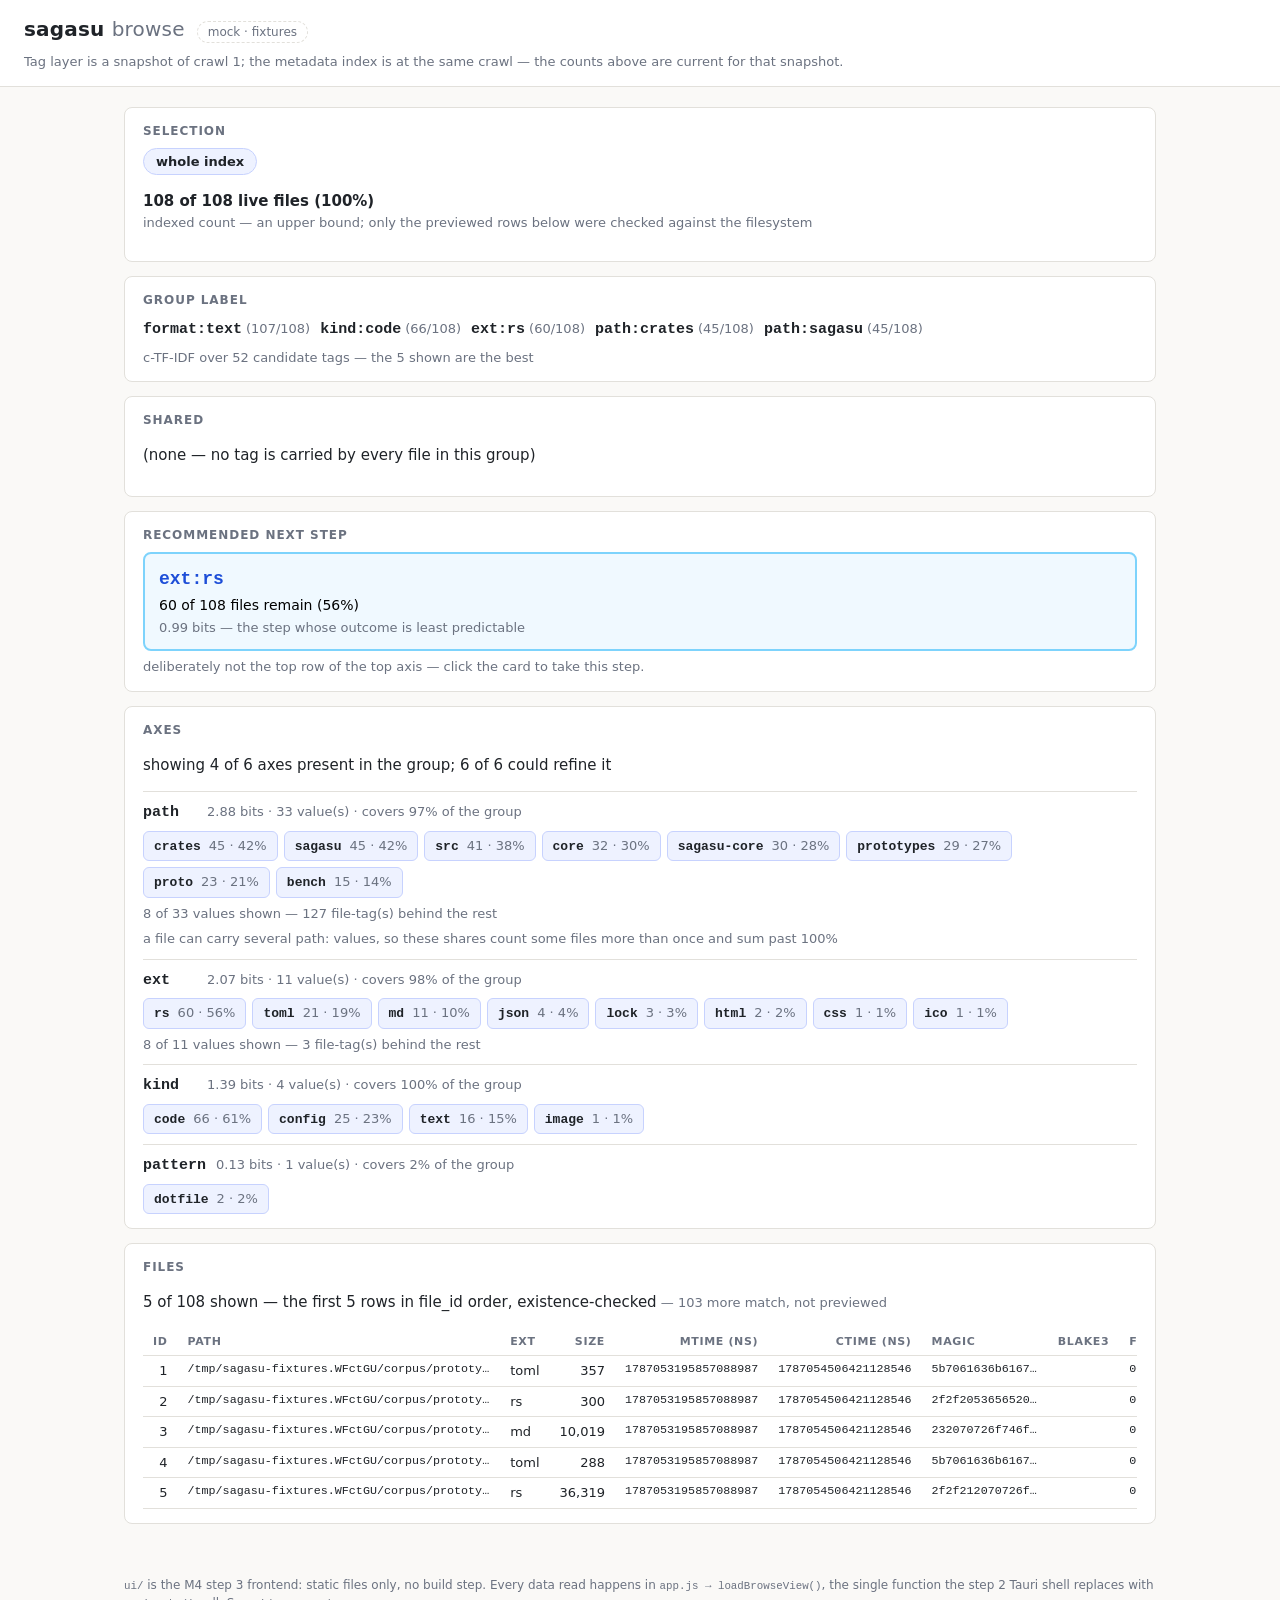
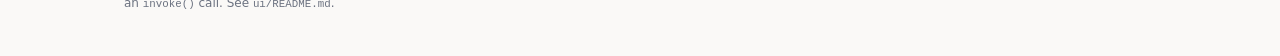
<file: ui/index.html>
<!doctype html>
<html lang="en">
<head>
<meta charset="utf-8">
<meta name="viewport" content="width=device-width, initial-scale=1">
<title>sagasu — browse</title>
<link rel="stylesheet" href="style.css">
</head>
<body>

<header class="page-head">
  <div class="title-row">
    <h1>sagasu <span class="muted">browse</span></h1>
    <span class="mock-tag" title="step 3 of M4: this page is fed by committed fixtures, not by a backend">mock · fixtures</span>
  </div>
  <p id="snapshot" class="snapshot"></p>
</header>

<main>
  <!-- The current selection and what it matches. -->
  <section class="panel" id="selection-panel">
    <h2>selection</h2>
    <nav id="crumbs" aria-label="selection"></nav>
    <p id="counts"></p>
  </section>

  <!-- The machine-generated name of the group. -->
  <section class="panel" id="label-panel">
    <h2>group label</h2>
    <p id="label" class="group-label"></p>
  </section>

  <!-- Tags every file in the group carries. Not steps. -->
  <section class="panel" id="universal-panel">
    <h2>shared</h2>
    <p id="universal"></p>
  </section>

  <!-- The single value worth taking next — deliberately not the top row of
       the top axis (docs/browse.md §2-1), so it is rendered as its own
       element, not as another axis row. -->
  <section class="panel panel-recommended" id="recommended-panel">
    <h2>recommended next step</h2>
    <div id="recommended"></div>
  </section>

  <!-- The ranked axes and their values. -->
  <section class="panel" id="axes-panel">
    <h2>axes</h2>
    <p id="axes-summary"></p>
    <div id="axes"></div>
  </section>

  <!-- A few files of the group, existence-checked. -->
  <section class="panel" id="preview-panel">
    <h2>files</h2>
    <p id="preview-summary"></p>
    <div class="table-scroll">
      <table id="preview-table">
        <thead>
          <tr>
            <th class="num">id</th>
            <th>path</th>
            <th>ext</th>
            <th class="num">size</th>
            <th class="num">mtime (ns)</th>
            <th class="num">ctime (ns)</th>
            <th class="hex">magic</th>
            <th class="hex">blake3</th>
            <th class="hex">fs_id</th>
          </tr>
        </thead>
        <tbody id="preview-rows"></tbody>
      </table>
    </div>
  </section>

  <!-- Previewed rows whose paths no longer exist. A UI cannot read stderr,
       so this is where the staleness is shown instead (sagasu-ui dto docs). -->
  <section class="panel panel-dropped" id="dropped-panel" hidden>
    <h2>dropped</h2>
    <div id="dropped"></div>
  </section>

  <!-- Holes in the mock, said out loud: a selection with no fixture, or a
       fixture that could not be loaded. Never an empty result set. -->
  <section class="panel panel-notice" id="notice-panel" hidden>
    <div id="notice"></div>
  </section>
</main>

<footer class="page-foot">
  <p>
    <span class="mono">ui/</span> is the M4 step 3 frontend: static files only, no build step.
    Every data read happens in <span class="mono">app.js → loadBrowseView()</span>, the single
    function the step 2 Tauri shell replaces with an <span class="mono">invoke()</span> call.
    See <span class="mono">ui/README.md</span>.
  </p>
</footer>

<script src="app.js"></script>
</body>
</html>
</file>
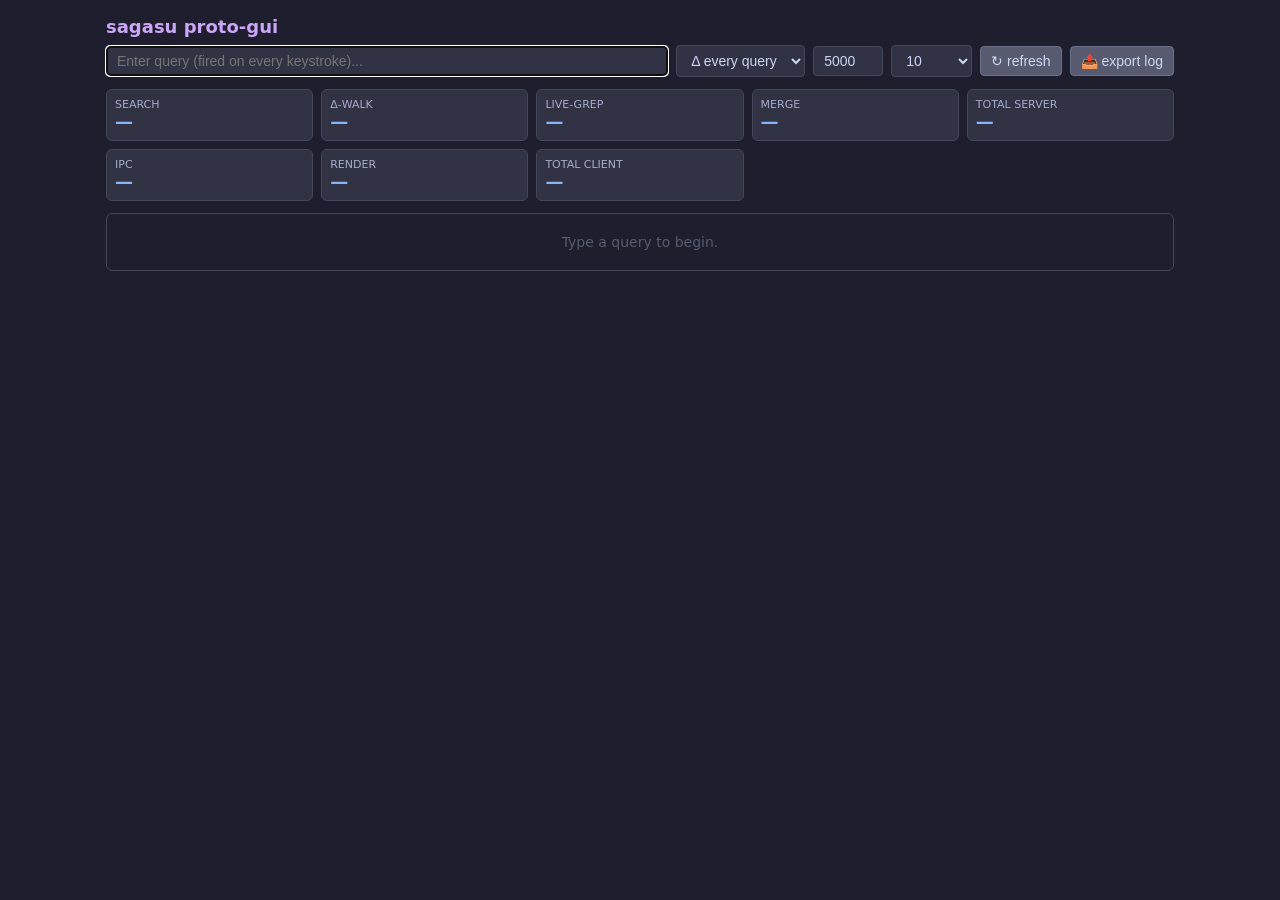
<file: prototypes/proto-gui/ui/index.html>
<!DOCTYPE html>
<html lang="en">
<head>
<meta charset="UTF-8">
<meta name="viewport" content="width=device-width, initial-scale=1.0">
<title>sagasu proto-gui — M2 measurement instrument</title>
<style>
  * { box-sizing: border-box; margin: 0; padding: 0; }
  body { font-family: system-ui, sans-serif; font-size: 14px; background: #1e1e2e; color: #cdd6f4; }
  #app { max-width: 1100px; margin: 0 auto; padding: 16px; }
  h1 { font-size: 18px; margin-bottom: 8px; color: #cba6f7; }
  .controls { display: flex; gap: 8px; align-items: center; flex-wrap: wrap; margin-bottom: 12px; }
  .controls input[type="text"] { flex: 1; min-width: 200px; }
  .controls input, .controls select, .controls button {
    padding: 6px 10px; border: 1px solid #45475a; border-radius: 4px;
    background: #313244; color: #cdd6f4; font-size: 14px;
  }
  .controls button { cursor: pointer; background: #585b70; border-color: #6c7086; }
  .controls button:hover { background: #6c7086; }
  #timing-panel { display: grid; grid-template-columns: repeat(auto-fit, minmax(180px, 1fr));
    gap: 8px; margin-bottom: 12px; font-size: 13px; }
  .timing-card { background: #313244; border: 1px solid #45475a; border-radius: 6px; padding: 8px; }
  .timing-card .label { color: #a6adc8; font-size: 11px; text-transform: uppercase; }
  .timing-card .value { font-size: 18px; font-weight: bold; color: #89b4fa; }
  .timing-card .pct { font-size: 11px; color: #a6adc8; margin-top: 2px; }
  #results { border: 1px solid #45475a; border-radius: 6px; max-height: 60vh; overflow-y: auto; }
  .hit { padding: 6px 10px; border-bottom: 1px solid #313244; display: flex; gap: 8px; }
  .hit .src { width: 50px; font-size: 11px; color: #a6adc8; text-transform: uppercase; }
  .hit .path { flex: 1; word-break: break-all; }
  .hit .score { width: 60px; text-align: right; color: #f9e2af; font-variant-numeric: tabular-nums; }
  .empty { padding: 20px; text-align: center; color: #585b70; }
</style>
</head>
<body>
<div id="app">
  <h1>sagasu proto-gui</h1>
  <div class="controls">
    <input type="text" id="query" placeholder="Enter query (fired on every keystroke)..." autofocus>
    <select id="mode">
      <option value="DeltaEveryQuery">Δ every query</option>
      <option value="DeltaCached">Δ cached</option>
      <option value="IndexOnly">index only</option>
    </select>
    <input type="number" id="ttl" value="5000" style="width:70px" title="Cache TTL (ms)">
    <select id="limit">
      <option value="10" selected>10</option>
      <option value="100">100</option>
      <option value="1000">1000</option>
      <option value="10000">10000</option>
    </select>
    <button id="refresh">↻ refresh</button>
    <button id="export">📤 export log</button>
  </div>
  <div id="timing-panel">
    <div class="timing-card"><div class="label">search</div><div class="value" id="t-search">—</div></div>
    <div class="timing-card"><div class="label">δ-walk</div><div class="value" id="t-delta">—</div></div>
    <div class="timing-card"><div class="label">live-grep</div><div class="value" id="t-grep">—</div></div>
    <div class="timing-card"><div class="label">merge</div><div class="value" id="t-merge">—</div></div>
    <div class="timing-card"><div class="label">total server</div><div class="value" id="t-total">—</div></div>
    <div class="timing-card"><div class="label">IPC</div><div class="value" id="t-ipc">—</div></div>
    <div class="timing-card"><div class="label">render</div><div class="value" id="t-render">—</div></div>
    <div class="timing-card"><div class="label">total client</div><div class="value" id="t-client">—</div></div>
  </div>
  <div id="results"><div class="empty">Type a query to begin.</div></div>
</div>

<script>
const { invoke } = window.__TAURI__.core;

let queryId = 0;
const stats = { search: [], delta: [], grep: [], merge: [], total: [], ipc: [], render: [] };
const WINDOW = 100;

function pct(arr) {
  const n = arr.length;
  if (n === 0) return [NaN, NaN];
  const s = [...arr].sort((a, b) => a - b);
  const rank = (p) => { const r = (p / 100) * (n - 1); const lo = Math.floor(r), hi = Math.ceil(r);
    return lo === hi ? s[lo] : s[lo] + (r - lo) * (s[hi] - s[lo]); };
  return [rank(50), rank(95)];
}

function fmt(v) { return isNaN(v) ? '—' : v.toFixed(1); }

async function doSearch() {
  const myId = ++queryId;
  const q = document.getElementById('query').value;
  if (!q) { document.getElementById('results').innerHTML = '<div class="empty">Type a query to begin.</div>'; return; }

  const mode = document.getElementById('mode').value;
  const ttl = parseInt(document.getElementById('ttl').value) || 5000;
  const limit = parseInt(document.getElementById('limit').value) || 10;

  const t0 = performance.now();
  let resp;
  try {
    resp = await invoke('search', { query: q, limit, mode, ttlMs: ttl, maxSize: 2 * 1024 * 1024 });
  } catch (e) {
    if (myId !== queryId) return;
    document.getElementById('results').innerHTML = `<div class="empty">error: ${e}</div>`;
    return;
  }
  // IPC = webview round-trip overhead, i.e. wall-clock minus server-side total.
  const ipcMs = (performance.now() - t0) - resp.timings.total_ms;

  // stale-query guard: superseded queries still record their IPC cost
  // (render_ms 0 marks "never rendered"), but must not touch the DOM.
  if (myId !== queryId) {
    invoke('record_client_timing', { recordId: resp.record_id, ipcMs, renderMs: 0 }).catch(() => {});
    return;
  }

  // render results
  const tRender0 = performance.now();
  const resultsEl = document.getElementById('results');
  if (resp.hits.length === 0) {
    resultsEl.innerHTML = '<div class="empty">no results</div>';
  } else {
    let html = '';
    for (const h of resp.hits) {
      html += `<div class="hit"><span class="src">${h.source}</span><span class="path">${h.path}</span><span class="score">${h.score_or_count.toFixed(3)}</span></div>`;
    }
    resultsEl.innerHTML = html;
  }

  // measure render via double rAF, then record client timings
  requestAnimationFrame(() => {
    requestAnimationFrame(() => {
      const renderMs = performance.now() - tRender0;

      // Patch timings on the server response for display.
      resp.timings.ipc_ms = ipcMs;
      resp.timings.render_ms = renderMs;

      // Record client timings for JSONL export.
      invoke('record_client_timing', { recordId: resp.record_id, ipcMs, renderMs }).catch(() => {});

      // Update timing display
      updateTiming(resp);
    });
  });
}

function updateTiming(resp) {
  const t = resp.timings;
  document.getElementById('t-search').textContent = fmt(t.search_ms) + 'ms';
  document.getElementById('t-delta').textContent = fmt(t.delta_walk_ms) + 'ms';
  document.getElementById('t-grep').textContent = fmt(t.live_grep_ms) + 'ms';
  document.getElementById('t-merge').textContent = fmt(t.merge_ms) + 'ms';
  document.getElementById('t-total').textContent = fmt(t.total_ms) + 'ms';
  document.getElementById('t-ipc').textContent = fmt(t.ipc_ms) + 'ms';
  document.getElementById('t-render').textContent = fmt(t.render_ms) + 'ms';
  document.getElementById('t-client').textContent = fmt(t.total_ms + t.ipc_ms + t.render_ms) + 'ms';

  // update rolling stats
  pushStats('search', t.search_ms);
  pushStats('delta', t.delta_walk_ms);
  pushStats('grep', t.live_grep_ms);
  pushStats('merge', t.merge_ms);
  pushStats('total', t.total_ms);
  pushStats('ipc', t.ipc_ms);
  pushStats('render', t.render_ms);
  updatePctCards();
}

function pushStats(key, v) {
  if (stats[key].length >= WINDOW) stats[key].shift();
  stats[key].push(v);
}

function updatePctCards() {
  for (const [key, arr] of Object.entries(stats)) {
    const [p50, p95] = pct(arr);
    const el = document.getElementById('t-' + key);
    const card = el ? el.parentElement : null;
    if (card) {
      let pctEl = card.querySelector('.pct');
      if (!pctEl) { pctEl = document.createElement('div'); pctEl.className = 'pct'; card.appendChild(pctEl); }
      pctEl.textContent = `p50 ${fmt(p50)}ms / p95 ${fmt(p95)}ms`;
    }
  }
}

document.getElementById('query').addEventListener('input', doSearch);
document.getElementById('mode').addEventListener('change', doSearch);
document.getElementById('ttl').addEventListener('change', doSearch);
document.getElementById('limit').addEventListener('change', doSearch);

document.getElementById('refresh').addEventListener('click', async () => {
  await invoke('refresh_delta');
  doSearch();
});

document.getElementById('export').addEventListener('click', async () => {
  const path = prompt('Export path:', 'proto-gui-log.jsonl');
  if (path) { await invoke('export_log', { path }); alert('Exported to ' + path); }
});
</script>
</body>
</html>
</file>
<file: ui/style.css>
/* sagasu browse screen — M4 step 3. Plain static CSS, no framework. */

:root {
  --bg: #faf9f7;
  --panel: #ffffff;
  --ink: #1f2328;
  --muted: #6b7280;
  --line: #e2e0db;
  --accent: #1d4ed8;
  --accent-ink: #ffffff;
  --chip-bg: #eef2ff;
  --chip-line: #c7d2fe;
  --recommend-bg: #f0f9ff;
  --recommend-line: #7dd3fc;
  --drop-bg: #fef2f2;
  --drop-line: #fecaca;
  --drop-ink: #7f1d1d;
  --notice-bg: #fffbeb;
  --notice-line: #fde68a;
  --notice-ink: #78350f;
  --mono: ui-monospace, SFMono-Regular, Menlo, Consolas, "Liberation Mono", monospace;
}

* {
  box-sizing: border-box;
}

body {
  margin: 0;
  background: var(--bg);
  color: var(--ink);
  font: 15px/1.5 system-ui, -apple-system, "Segoe UI", Roboto, sans-serif;
}

.mono {
  font-family: var(--mono);
  font-size: 0.9em;
}

.muted {
  color: var(--muted);
  font-weight: 400;
}

/* ---- header ---- */

.page-head {
  background: var(--panel);
  border-bottom: 1px solid var(--line);
  padding: 14px 24px;
}

.title-row {
  display: flex;
  align-items: baseline;
  gap: 12px;
}

.page-head h1 {
  margin: 0;
  font-size: 20px;
  letter-spacing: 0.01em;
}

.mock-tag {
  font-size: 12px;
  color: var(--muted);
  border: 1px dashed var(--line);
  border-radius: 999px;
  padding: 1px 10px;
}

.snapshot {
  margin: 8px 0 0;
  font-size: 13px;
  color: var(--muted);
}

/* ---- panels ---- */

main {
  max-width: 1080px;
  margin: 0 auto;
  padding: 20px 24px 40px;
  display: flex;
  flex-direction: column;
  gap: 14px;
}

.panel {
  background: var(--panel);
  border: 1px solid var(--line);
  border-radius: 8px;
  padding: 14px 18px;
}

.panel h2 {
  margin: 0 0 8px;
  font-size: 12px;
  font-weight: 600;
  letter-spacing: 0.08em;
  text-transform: uppercase;
  color: var(--muted);
}

.note {
  color: var(--muted);
  font-size: 13px;
}

/* ---- selection crumbs ---- */

#crumbs {
  display: flex;
  flex-wrap: wrap;
  align-items: center;
  gap: 6px;
  margin-bottom: 8px;
}

.crumb {
  font: inherit;
  font-size: 13px;
  background: var(--panel);
  border: 1px solid var(--line);
  border-radius: 999px;
  padding: 3px 12px;
  cursor: pointer;
  color: var(--accent);
}

.crumb + .crumb::before {
  content: "›";
  color: var(--muted);
  margin-right: 6px;
}

.crumb:hover:not(:disabled) {
  border-color: var(--chip-line);
  background: var(--chip-bg);
}

.crumb:disabled {
  cursor: default;
  background: var(--chip-bg);
  border-color: var(--chip-line);
  color: var(--ink);
  font-weight: 600;
}

/* ---- counts ---- */

.counts-headline {
  font-weight: 600;
}

/* ---- group label ---- */

.group-label {
  margin: 0;
  display: flex;
  flex-wrap: wrap;
  gap: 6px 10px;
  align-items: baseline;
}

.label-term {
  white-space: nowrap;
}

.label-tag {
  font-family: var(--mono);
  font-weight: 600;
}

.label-count {
  color: var(--muted);
  font-size: 13px;
  margin-left: 4px;
}

/* ---- chips (axis values, universal tags) ---- */

.chip {
  font: inherit;
  font-size: 13px;
  display: inline-flex;
  align-items: baseline;
  gap: 8px;
  background: var(--chip-bg);
  border: 1px solid var(--chip-line);
  border-radius: 6px;
  padding: 4px 10px;
  cursor: pointer;
  color: var(--ink);
}

.chip:hover {
  border-color: var(--accent);
}

.chip-value {
  font-family: var(--mono);
  font-weight: 600;
}

.chip-count {
  color: var(--muted);
  white-space: nowrap;
}

.chip-static {
  cursor: default;
  background: var(--panel);
  border-style: dashed;
}

.chip-static:hover {
  border-color: var(--chip-line);
}

/* ---- recommended next step: its own card, not an axis row ---- */

#recommended {
  display: flex;
  flex-direction: column;
  gap: 6px;
}

.recommended-card {
  font: inherit;
  text-align: left;
  display: flex;
  flex-direction: column;
  gap: 2px;
  width: 100%;
  background: var(--recommend-bg);
  border: 2px solid var(--recommend-line);
  border-radius: 8px;
  padding: 12px 14px;
  cursor: pointer;
}

.recommended-card:hover {
  border-color: var(--accent);
}

.recommended-tag {
  font-family: var(--mono);
  font-size: 18px;
  font-weight: 700;
  color: var(--accent);
}

.recommended-meta {
  font-size: 14px;
}

.recommended-bits {
  font-size: 13px;
  color: var(--muted);
}

/* ---- axes ---- */

.axis {
  margin: 10px 0 0;
  padding-top: 10px;
  border-top: 1px solid var(--line);
}

.axis-head {
  display: flex;
  flex-wrap: wrap;
  gap: 4px 10px;
  align-items: baseline;
  margin-bottom: 6px;
}

.axis-ns {
  font-family: var(--mono);
  font-weight: 700;
  min-width: 6ch;
}

.axis-meta {
  font-size: 13px;
  color: var(--muted);
}

.axis-values {
  display: flex;
  flex-wrap: wrap;
  gap: 6px;
}

.axis .note {
  margin: 6px 0 0;
}

/* ---- preview table ---- */

.table-scroll {
  overflow-x: auto;
}

#preview-table {
  border-collapse: collapse;
  width: 100%;
  font-size: 13px;
}

#preview-table th,
#preview-table td {
  text-align: left;
  padding: 5px 10px;
  border-bottom: 1px solid var(--line);
  white-space: nowrap;
  vertical-align: top;
}

#preview-table th {
  font-size: 11px;
  text-transform: uppercase;
  letter-spacing: 0.06em;
  color: var(--muted);
}

#preview-table td.num {
  text-align: right;
}

#preview-table th.num {
  text-align: right;
}

#preview-table td.path {
  max-width: 46ch;
  overflow: hidden;
  text-overflow: ellipsis;
}

#preview-table td.hex {
  max-width: 18ch;
  overflow: hidden;
  text-overflow: ellipsis;
}

/* ---- dropped: a warning, not a table row ---- */

.panel-dropped {
  background: var(--drop-bg);
  border-color: var(--drop-line);
}

.panel-dropped h2 {
  color: var(--drop-ink);
}

.dropped-row {
  margin: 4px 0;
  display: flex;
  gap: 12px;
  align-items: baseline;
}

/* ---- notice: holes in the mock, said out loud ---- */

.panel-notice {
  background: var(--notice-bg);
  border-color: var(--notice-line);
}

.notice-title {
  font-weight: 700;
  color: var(--notice-ink);
  margin: 0 0 4px;
}

.panel-notice p {
  margin: 4px 0;
}

/* ---- footer ---- */

.page-foot {
  max-width: 1080px;
  margin: 0 auto;
  padding: 0 24px 32px;
  color: var(--muted);
  font-size: 12px;
}
</file>
